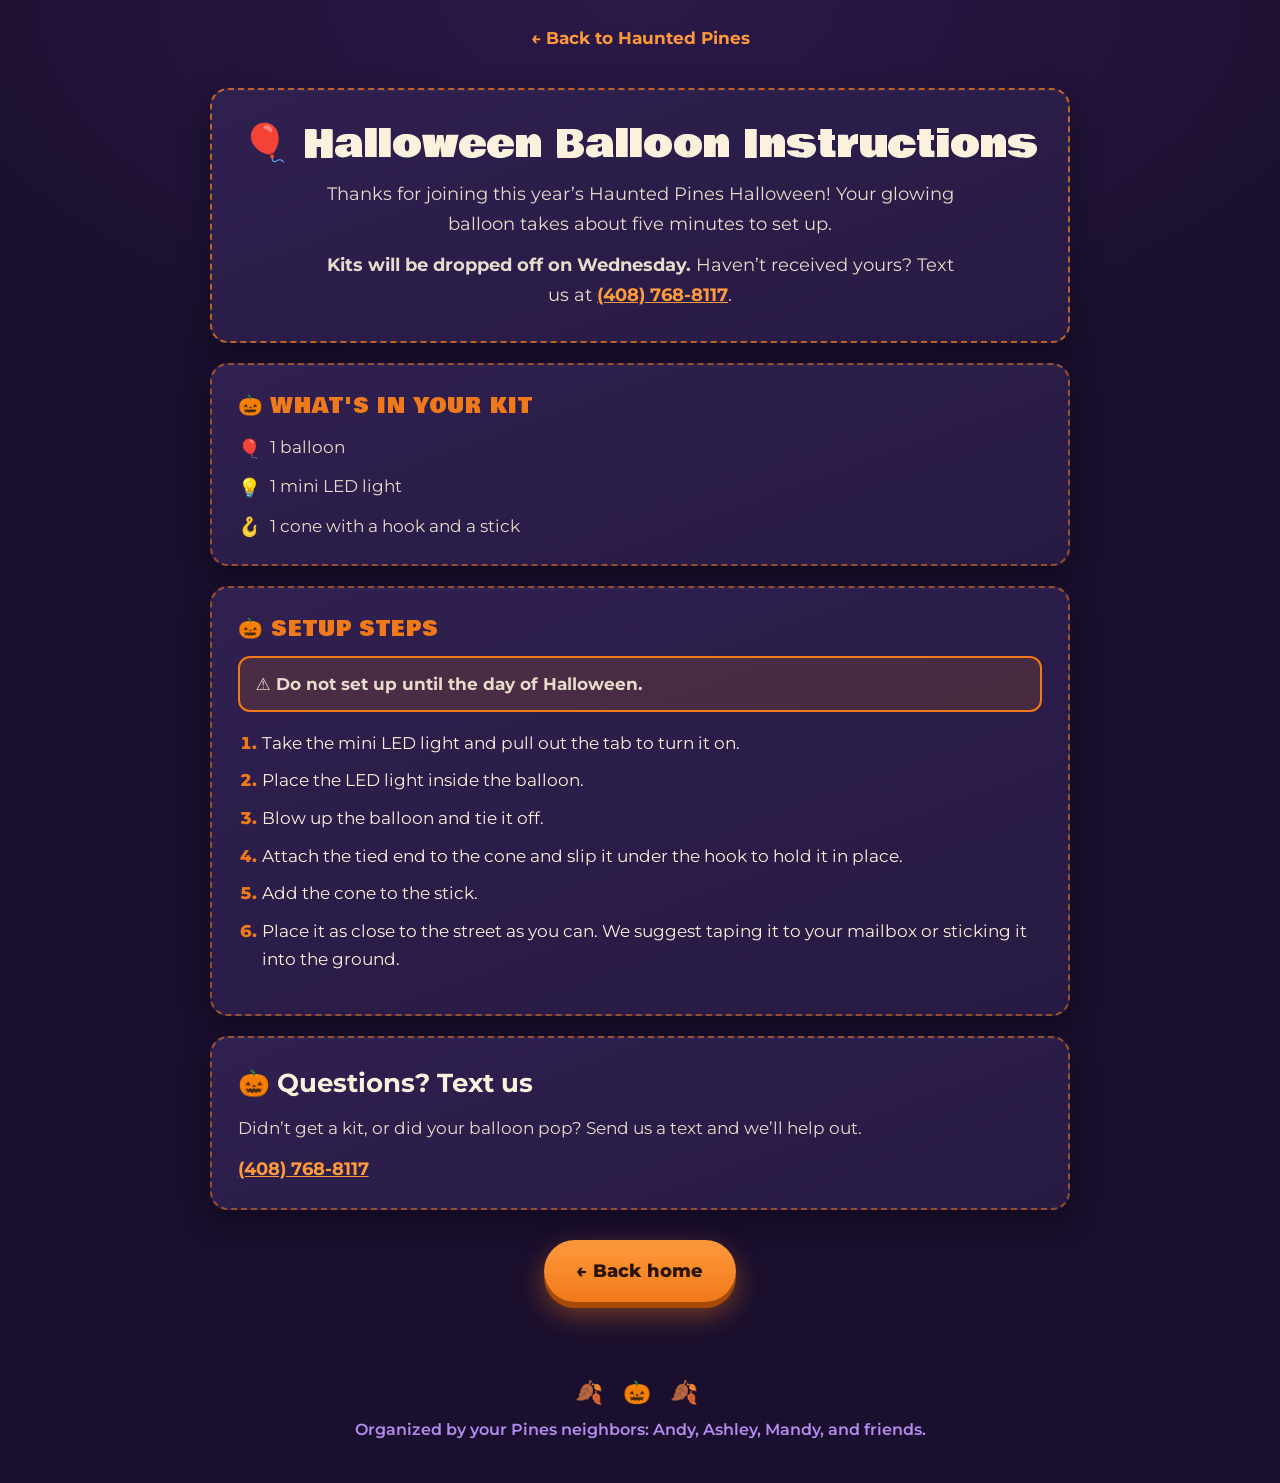
<file: balloons.html>
<!DOCTYPE html>
<html lang="en">
<head>
  <!-- Google Analytics -->
  <script async src="https://www.googletagmanager.com/gtag/js?id=G-RWW7MMPRK4"></script>
  <script>
    window.dataLayer = window.dataLayer || [];
    function gtag(){dataLayer.push(arguments);}
    gtag('js', new Date());
    gtag('config', 'G-RWW7MMPRK4');
  </script>
  <meta charset="utf-8">
  <meta name="viewport" content="width=device-width, initial-scale=1">
  <title>Halloween Balloon Instructions · Haunted Pines</title>
  <meta name="description" content="Haunted Pines Trick-or-Treat: Halloween 2026 in the Whispering Pines & Twin Pines neighborhoods, Scotts Valley. Follow the red balloons!">
  <meta name="theme-color" content="#1a0f2e">
  <meta property="og:title" content="Haunted Pines Trick-or-Treat · Halloween 2026">
  <meta property="og:description" content="Follow the red balloons! Whispering Pines & Twin Pines neighborhoods, Scotts Valley.">
  <meta property="og:image" content="https://hauntedpines.com/assets/og.jpg">
  <meta property="og:image:width" content="1200">
  <meta property="og:image:height" content="675">
  <meta property="og:image:alt" content="Haunted Pines Trick-or-Treat, Halloween 2026: a glowing red balloon over a Halloween neighborhood">
  <meta property="og:url" content="https://hauntedpines.com/balloons.html">
  <meta property="og:type" content="website">
  <meta property="og:site_name" content="Haunted Pines">
  <meta name="twitter:card" content="summary_large_image">
  <meta name="twitter:title" content="Haunted Pines Trick-or-Treat · Halloween 2026">
  <meta name="twitter:description" content="Follow the red balloons! Whispering Pines & Twin Pines neighborhoods, Scotts Valley.">
  <meta name="twitter:image" content="https://hauntedpines.com/assets/og.jpg">
  <link rel="manifest" href="/manifest.json">
  <link rel="icon" href="/favicon.ico" sizes="any">
  <link rel="icon" type="image/png" sizes="32x32" href="/favicon-32.png">
  <link rel="apple-touch-icon" href="/apple-touch-icon.png">
  <meta name="mobile-web-app-capable" content="yes">
  <meta name="apple-mobile-web-app-capable" content="yes">
  <meta name="apple-mobile-web-app-title" content="Haunted Pines">
  <meta name="apple-mobile-web-app-status-bar-style" content="black">
  <link rel="preconnect" href="https://fonts.googleapis.com">
  <link rel="preconnect" href="https://fonts.gstatic.com" crossorigin>
  <link href="https://fonts.googleapis.com/css2?family=Bowlby+One&family=Luckiest+Guy&family=Montserrat:wght@400;500;600;700;800&display=swap" rel="stylesheet">
    <link rel="stylesheet" href="styles.css">
</head>
<body>

  <main class="content content--page">
    <p class="back-link"><a href="/">← Back to Haunted Pines</a></p>

    <section class="card card--intro">
      <h2><span class="emoji" aria-hidden="true">🎈</span> Halloween Balloon Instructions</h2>
      <p>Thanks for joining this year’s Haunted Pines Halloween! Your glowing balloon takes about five minutes to set up.</p>
      <p><strong>Kits will be dropped off on Wednesday.</strong> Haven’t received yours? Text us at <a class="text-us" href="sms:+14087688117">(408)&nbsp;768-8117</a>.</p>
    </section>

    <section class="card">
      <h3 class="label">What's in your kit</h3>
      <ul class="tips kit-list">
        <li>1 balloon</li>
        <li>1 mini LED light</li>
        <li>1 cone with a hook and a stick</li>
      </ul>
    </section>

    <section class="card">
      <h3 class="label">Setup steps</h3>
      <p class="warning">⚠️ Do not set up until the day of Halloween.</p>
      <ol class="steps">
        <li>Take the mini LED light and pull out the tab to turn it on.</li>
        <li>Place the LED light inside the balloon.</li>
        <li>Blow up the balloon and tie it off.</li>
        <li>Attach the tied end to the cone and slip it under the hook to hold it in place.</li>
        <li>Add the cone to the stick.</li>
        <li>Place it as close to the street as you can. We suggest taping it to your mailbox or sticking it into the ground.</li>
      </ol>
    </section>

    <section class="card" id="text-us">
      <h2><span class="emoji" aria-hidden="true">🎃</span> Questions? Text us</h2>
      <p>Didn’t get a kit, or did your balloon pop? Send us a text and we’ll help out.</p>
      <p class="big"><a class="text-us" href="sms:+14087688117">(408) 768-8117</a></p>
    </section>

    <p class="back-link"><a class="button" href="/">← Back home</a></p>
  </main>

  <footer class="footer">
    <p class="footer__deco" aria-hidden="true">🍂 🎃 🍂</p>
    <p>Organized by your Pines neighbors: Andy, Ashley, Mandy, and friends.</p>
  </footer>

  <script>
    if ('serviceWorker' in navigator) {
      window.addEventListener('load', function () {
        navigator.serviceWorker.register('/sw.js').catch(function () {});
      });
    }
  </script>

</body>
</html>
</file>
<file: styles.css>
:root {
  --bg: #1a0f2e;
  --bg-deep: #120a21;
  --panel: #271a42;
  --panel-2: #2f2050;
  --cream: #fbf1dc;
  --cream-dim: #e6dccb;
  --orange: #f07a1a;
  --orange-hot: #ff9a3c;
  --lavender: #b48cf0;
  --red: #d4161c;
  --radius: 18px;
  --display: "Bowlby One", "Luckiest Guy", Impact, sans-serif;
  --body: "Montserrat", system-ui, -apple-system, "Segoe UI", sans-serif;
}

*, *::before, *::after { box-sizing: border-box; }

html { -webkit-text-size-adjust: 100%; }

body {
  margin: 0;
  background:
    radial-gradient(1200px 600px at 50% 0%, rgba(120, 70, 190, .18), transparent 70%),
    var(--bg);
  color: var(--cream);
  font-family: var(--body);
  font-size: 1.0625rem;
  line-height: 1.65;
}

/* ---------- HERO ---------- */
.hero {
  position: relative;
  display: flex;
  flex-direction: column;
  justify-content: space-between;
  align-items: center;
  text-align: center;
  width: 100%;
  aspect-ratio: 16 / 9;
  max-height: 92vh;
  min-height: 560px;
  padding: clamp(1rem, 2.4vw, 2rem) 1rem clamp(1.5rem, 4vw, 2.75rem);
  background-color: var(--bg);
  background-image:
    linear-gradient(to bottom,
      rgba(26, 15, 46, .55) 0%,
      rgba(26, 15, 46, .15) 30%,
      rgba(26, 15, 46, 0) 50%,
      rgba(26, 15, 46, .35) 78%,
      rgba(26, 15, 46, 1) 97%),
    url("assets/hero.jpg");
  background-size: cover;
  background-position: center 40%;
  background-repeat: no-repeat;
  overflow: hidden;
}

.hero__title {
  margin: 0;
  display: flex;
  flex-direction: column;
  align-items: center;
  gap: .15em;
  font-weight: normal;
}

.hero__name {
  font-family: var(--display);
  font-size: clamp(2.6rem, 6.2vw, 4.7rem);
  line-height: 1;
  letter-spacing: .02em;
  text-transform: uppercase;
  color: var(--cream);
  /* subtle "distressed" print feel: speckled texture clipped to the text */
  background:
    url("data:image/svg+xml,%3Csvg xmlns='http://www.w3.org/2000/svg' width='180' height='180'%3E%3Cfilter id='n'%3E%3CfeTurbulence type='fractalNoise' baseFrequency='0.85' numOctaves='2' seed='7'/%3E%3CfeColorMatrix values='0 0 0 0 0.16 0 0 0 0 0.09 0 0 0 0 0.22 3.2 0 0 0 -2.05'/%3E%3C/filter%3E%3Crect width='100%25' height='100%25' filter='url(%23n)'/%3E%3C/svg%3E") 0 0 / 180px 180px,
    linear-gradient(#fffaf0, #f1e1c2);
  -webkit-background-clip: text;
  background-clip: text;
  -webkit-text-fill-color: transparent;
  filter: drop-shadow(0 3px 0 rgba(60, 25, 10, .85)) drop-shadow(0 8px 18px rgba(0, 0, 0, .55));
}

.hero__event {
  display: inline-flex;
  align-items: center;
  gap: .5em;
  font-family: var(--display);
  font-size: clamp(1.35rem, 3.1vw, 2.35rem);
  line-height: 1.05;
  text-transform: uppercase;
  color: var(--orange);
  letter-spacing: .02em;
  text-shadow: 0 2px 0 #5a2405, 0 6px 16px rgba(0,0,0,.6), 0 0 24px rgba(240,122,26,.35);
}
.hero__event .dot {
  width: .28em; height: .28em;
  border-radius: 50%;
  background: var(--orange);
  box-shadow: 0 0 10px rgba(240,122,26,.8);
  flex: none;
}

.hero__year {
  display: inline-flex;
  align-items: center;
  gap: .6em;
  margin-top: .1em;
  font-family: var(--body);
  font-weight: 800;
  font-size: clamp(1.05rem, 1.9vw, 1.4rem);
  color: var(--lavender);
  text-shadow: 0 2px 10px rgba(0,0,0,.85);
}
.hero__year .star {
  color: var(--orange);
  font-size: .85em;
  text-shadow: 0 0 10px rgba(240,122,26,.7);
}
.hero__year::before, .hero__year::after {
  content: "";
  width: clamp(1.5rem, 6vw, 4.5rem);
  height: 2px;
  background: linear-gradient(90deg, transparent, var(--orange));
}
.hero__year::after { background: linear-gradient(90deg, var(--orange), transparent); }
.hero__year { flex-wrap: nowrap; }

.hero__subtitle {
  margin: 0;
  max-width: 34rem;
  padding: .55rem 1.1rem;
  font-weight: 600;
  font-size: clamp(.95rem, 1.6vw, 1.15rem);
  line-height: 1.4;
  color: var(--cream);
  background: rgba(18, 10, 33, .62);
  border: 1.5px dashed rgba(240, 122, 26, .7);
  border-radius: 999px;
  -webkit-backdrop-filter: blur(3px);
  backdrop-filter: blur(3px);
  box-shadow: 0 6px 24px rgba(0,0,0,.4);
}

/* ---------- CONTENT ---------- */
.content {
  width: min(100% - 2rem, 860px);
  margin: 0 auto;
  padding: 1rem 0 2rem;
  display: flex;
  flex-direction: column;
  gap: 1.25rem;
}

.grid {
  display: grid;
  grid-template-columns: 1fr 1fr;
  gap: 1.25rem;
}

.card {
  position: relative;
  background: linear-gradient(160deg, var(--panel-2), var(--panel));
  border: 2px dashed rgba(240, 122, 26, .55);
  border-radius: var(--radius);
  padding: 1.5rem 1.6rem;
  box-shadow: 0 10px 30px rgba(0, 0, 0, .35), inset 0 1px 0 rgba(255,255,255,.04);
}
.card p { margin: 0 0 .75rem; color: var(--cream-dim); }
.card p:last-child { margin-bottom: 0; }

h2, h3 { margin: 0 0 .6rem; }

.card--intro {
  text-align: center;
  padding: 2rem 1.75rem;
  border-color: rgba(240, 122, 26, .75);
}
.card--intro h2 {
  font-family: var(--display);
  font-weight: normal;
  font-size: clamp(1.6rem, 4.5vw, 2.4rem);
  line-height: 1.15;
  color: var(--cream);
  margin-bottom: .8rem;
}
.card--intro h2 .emoji { display: inline-block; transform: rotate(-8deg); }
.card--intro p { font-size: 1.12rem; max-width: 40rem; margin-inline: auto; }

.label {
  display: flex;
  align-items: center;
  gap: .5rem;
  font-family: var(--display);
  font-weight: normal;
  font-size: 1.3rem;
  letter-spacing: .04em;
  text-transform: uppercase;
  color: var(--orange);
}
.label::before {
  content: "🎃";
  font-size: .95em;
}

.big { font-size: 1.15rem; font-weight: 700; color: var(--cream) !important; }

.placeholder {
  display: inline-block;
  padding: 0 .4em;
  border-radius: 6px;
  background: rgba(180, 140, 240, .18);
  border: 1px dashed var(--lavender);
  color: var(--lavender);
  white-space: nowrap;
}

/* Map */
.card--map { padding: 1.25rem 1rem 1rem; }
.card--map .label { display: block; text-align: center; margin-bottom: .2rem; }
.card--map .label::before { margin-right: .4rem; }
.label--balloon::before { content: "🎈"; }
.map-count {
  text-align: center;
  font-weight: 700;
  color: var(--cream) !important;
  margin-bottom: .8rem !important;
}
.map-count strong { color: var(--orange-hot); font-size: 1.15em; }
.map {
  position: relative;
  border-radius: 12px;
  overflow: hidden;
  aspect-ratio: 16 / 10;
  background: var(--bg-deep);
  border: 2px solid rgba(212, 22, 28, .45);
  z-index: 0;
}
.balloon-pin { background: none; border: 0; }
.balloon-pin svg {
  display: block;
  filter: drop-shadow(0 0 6px rgba(212, 22, 28, .75)) drop-shadow(0 2px 2px rgba(0, 0, 0, .5));
  transition: transform .15s ease;
  transform-origin: 50% 100%;
}
.balloon-pin:hover svg { transform: scale(1.15); }
.map .leaflet-popup-content-wrapper, .map .leaflet-popup-tip {
  background: var(--panel-2);
  color: var(--cream);
  border: 1.5px solid var(--orange);
}
.map .leaflet-popup-content { font-family: var(--body); font-size: .95rem; line-height: 1.45; margin: .7rem .9rem; }
.map .leaflet-popup-content a { color: var(--orange-hot); font-weight: 700; }
.map a.leaflet-popup-close-button { color: var(--cream-dim); }
.note {
  margin: .7rem .5rem .2rem !important;
  font-size: .92rem;
  font-style: italic;
  color: var(--lavender) !important;
  text-align: center;
}

/* Tips */
.tips {
  list-style: none;
  margin: 0;
  padding: 0;
  display: grid;
  gap: .7rem;
}
.tips li {
  position: relative;
  padding-left: 2rem;
  color: var(--cream-dim);
}
.tips li::before {
  content: "🍂";
  position: absolute;
  left: 0; top: .02em;
  font-size: 1.15rem;
}
.tips li:nth-child(1)::before { content: "🎈"; }
.tips li:nth-child(2)::before { content: "🔦"; }
.tips li:nth-child(3)::before { content: "🎶"; }
.tips li:nth-child(4)::before { content: "🏡"; }
.tips li:nth-child(5)::before { content: "🍬"; }

/* CTA */
.card--cta {
  text-align: center;
  padding: 2.1rem 1.6rem 2.3rem;
  border-color: var(--orange);
  background:
    radial-gradient(500px 220px at 50% 0%, rgba(212, 22, 28, .22), transparent 70%),
    linear-gradient(160deg, var(--panel-2), var(--panel));
}
.card--cta .label { justify-content: center; }
.card--cta .label::before { content: none; }
.cta-balloon {
  display: block;
  font-size: 2.6rem;
  line-height: 1;
  margin-bottom: .4rem;
  filter: drop-shadow(0 0 14px rgba(212, 22, 28, .7));
  animation: bob 3.5s ease-in-out infinite;
}
.button {
  display: inline-block;
  margin-top: .6rem;
  padding: 1rem 2rem;
  border-radius: 999px;
  background: linear-gradient(180deg, var(--orange-hot), var(--orange));
  color: #2a1300;
  font-family: var(--body);
  font-weight: 800;
  font-size: 1.15rem;
  text-decoration: none;
  letter-spacing: .01em;
  box-shadow: 0 6px 0 #a64a06, 0 12px 28px rgba(240, 122, 26, .45);
  transition: transform .15s ease, box-shadow .15s ease;
}
.button:hover, .button:focus-visible {
  transform: translateY(-2px);
  box-shadow: 0 8px 0 #a64a06, 0 16px 34px rgba(240, 122, 26, .6);
}
.button:active { transform: translateY(3px); box-shadow: 0 3px 0 #a64a06, 0 6px 16px rgba(240,122,26,.4); }
.button:focus-visible { outline: 3px solid var(--lavender); outline-offset: 4px; }

@keyframes bob {
  0%, 100% { transform: translateY(0) rotate(-4deg); }
  50% { transform: translateY(-8px) rotate(4deg); }
}
@media (prefers-reduced-motion: reduce) {
  .cta-balloon { animation: none; }
}

/* Footer */
.footer {
  text-align: center;
  padding: 1.5rem 1rem 2.5rem;
  color: var(--lavender);
  font-weight: 600;
  font-size: .98rem;
}
.footer p { margin: 0; }
.footer__deco { font-size: 1.4rem; letter-spacing: .3em; margin-bottom: .4rem !important; }

/* ---------- RESPONSIVE ---------- */
@media (max-width: 700px) {
  body { font-size: 1rem; }
  .grid { grid-template-columns: 1fr; }
  .card { padding: 1.25rem 1.2rem; }
  .card--intro { padding: 1.5rem 1.2rem; }
  .map { aspect-ratio: 1 / 1; }
  .button { display: block; padding: 1rem 1.25rem; }
}

/* Phones: show the art zoomed on the balloon, anchored to the bottom,
   with the title sitting in a solid "sky" band above it. */
@media (max-width: 600px) {
  .hero {
    aspect-ratio: auto;
    min-height: 0;
    max-height: none;
    /* image height at 220% width = 123.75vw; plus room for the title */
    height: calc(123.75vw + 50px);
    padding-top: 1.4rem;
    padding-bottom: 1.25rem;
    background-color: #0c0523;
    background-image:
      linear-gradient(to bottom,
        #0c0523 0,
        #0c0523 62px,
        rgba(12, 5, 35, .55) 110px,
        rgba(12, 5, 35, 0) 170px),
      linear-gradient(to bottom,
        rgba(26, 15, 46, 0) 60%,
        rgba(26, 15, 46, .45) 82%,
        rgba(26, 15, 46, 1) 97%),
      url("assets/hero.jpg");
    background-size: 100% 100%, 100% 100%, 220% auto;
    background-position: center top, center top, center bottom;
  }
}

/* ---------- HOUSE-COUNT RIBBON ---------- */
body { position: relative; overflow-x: hidden; }
.house-ribbon {
  position: absolute; z-index: 50; pointer-events: none; white-space: nowrap; text-align: center;
  font-family: "Luckiest Guy", var(--display); letter-spacing: .04em; color: var(--cream);
  background: linear-gradient(#e5262c, #d4161c 55%, #a80f14);
  text-shadow: 0 2px 0 rgba(80, 0, 0, .6);
  border-top: 2px dashed rgba(251, 241, 220, .55); border-bottom: 2px dashed rgba(251, 241, 220, .55);
  box-shadow: 0 4px 14px rgba(0, 0, 0, .5), 0 0 24px rgba(212, 22, 28, .55);
  /* desktop: top-right corner ribbon */
  top: 66px; right: -98px; width: 400px; padding: 9px 0 7px; font-size: 19px; transform: rotate(45deg);
}
.house-ribbon b { font-weight: normal; color: #fff; font-size: 1.25em; }
.house-ribbon[hidden] { display: none; }
@media (max-width: 700px) {
  /* mobile: tilted banner strip near the bottom of the hero, just above the neighborhoods pill */
  .house-ribbon { position: relative; top: auto; right: auto; left: auto; width: 110%; margin: auto -5% .9rem; font-size: 15px; padding: 8px 0 6px; transform: rotate(-6deg); flex-shrink: 0; }
}

/* ---------- VISITOR COUNTER ---------- */
.visitor-counter { display: flex; flex-direction: column; align-items: center; gap: .6rem; margin: 2.5rem auto; color: var(--cream-dim); text-align: center; }
.visitor-counter[hidden] { display: none; }
.visitor-counter__label { font-family: "Luckiest Guy", var(--display); font-size: 1.6rem; color: var(--cream); letter-spacing: .04em; }
.visitor-counter__odo { display: flex; gap: 6px; padding: 10px 12px; background: linear-gradient(#0b0614, #1d1233); border: 3px solid #3a2a5c; border-radius: 10px; box-shadow: inset 0 2px 8px #000, 0 0 24px rgba(212, 22, 28, .25); }
.visitor-counter__odo span { width: 46px; height: 64px; display: grid; place-items: center; font: bold 44px "Courier New", monospace; color: #ff3b3f; text-shadow: 0 0 6px #d4161c, 0 0 16px #d4161c; background: linear-gradient(#050208 0, #1a1026 48%, #000 50%, #1a1026 52%, #050208 100%); border-radius: 4px; border: 1px solid #2b1d44; }
@media (max-width: 420px) { .visitor-counter__odo span { width: 38px; height: 54px; font-size: 36px; } }

/* ---------- BALLOON INSTRUCTIONS / TEXT US ---------- */
.content--page { padding-top: 1.5rem; }
.back-link { text-align: center; margin: 0 0 1rem; }
.back-link a:not(.button) { color: var(--orange-hot); font-weight: 700; text-decoration: none; }
.warning { background: rgba(240,122,26,.15); border: 2px solid var(--orange); border-radius: 12px; padding: .75rem 1rem; font-weight: 700; color: var(--orange-hot); }
.steps { padding-left: 1.5rem; }
.steps li { margin-bottom: .6rem; }
.steps li::marker { color: var(--orange); font-weight: 800; }
.kit-link { margin-top: 1rem; }
.kit-link a, .text-us { color: var(--orange-hot); font-weight: 700; }

.kit-btn { display: inline-block; position: relative; z-index: 2; margin: .2rem auto .9rem; padding: .6rem 1.1rem; border-radius: 999px; background: linear-gradient(#ffa53a,#ff7a1a); color: #2a1200; font-weight: 800; font-size: .95rem; text-decoration: none; box-shadow: 0 4px 0 #b4500a, 0 0 18px rgba(255,140,40,.45); }
.kit-btn:active { transform: translateY(2px); box-shadow: 0 2px 0 #b4500a; }
@media (min-width: 701px) { .kit-btn { margin-top: .9rem; margin-bottom: auto; } }
.kit-btn { font-size: 1.15rem; }
.kit-list li:nth-child(1)::before { content: "🎈"; }
.kit-list li:nth-child(2)::before { content: "💡"; }
.kit-list li:nth-child(3)::before { content: "🪝"; }
</file>
